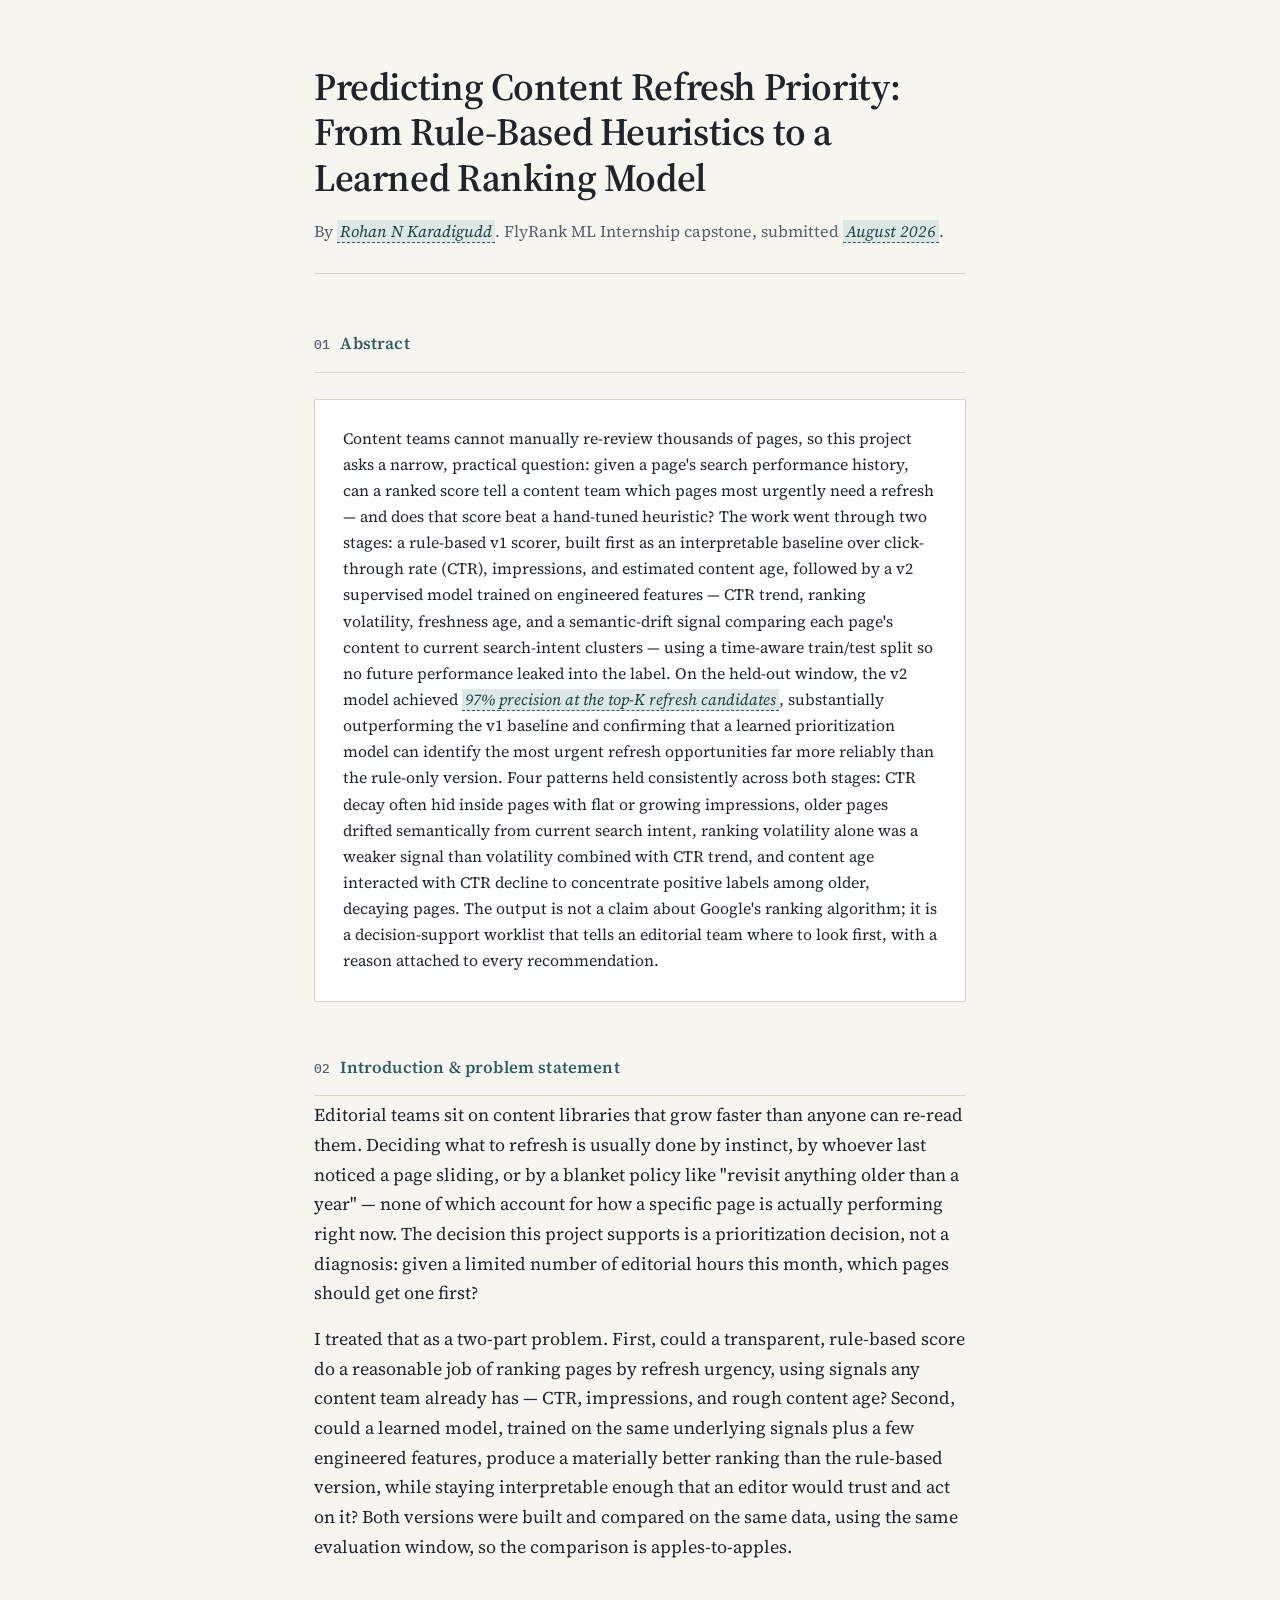
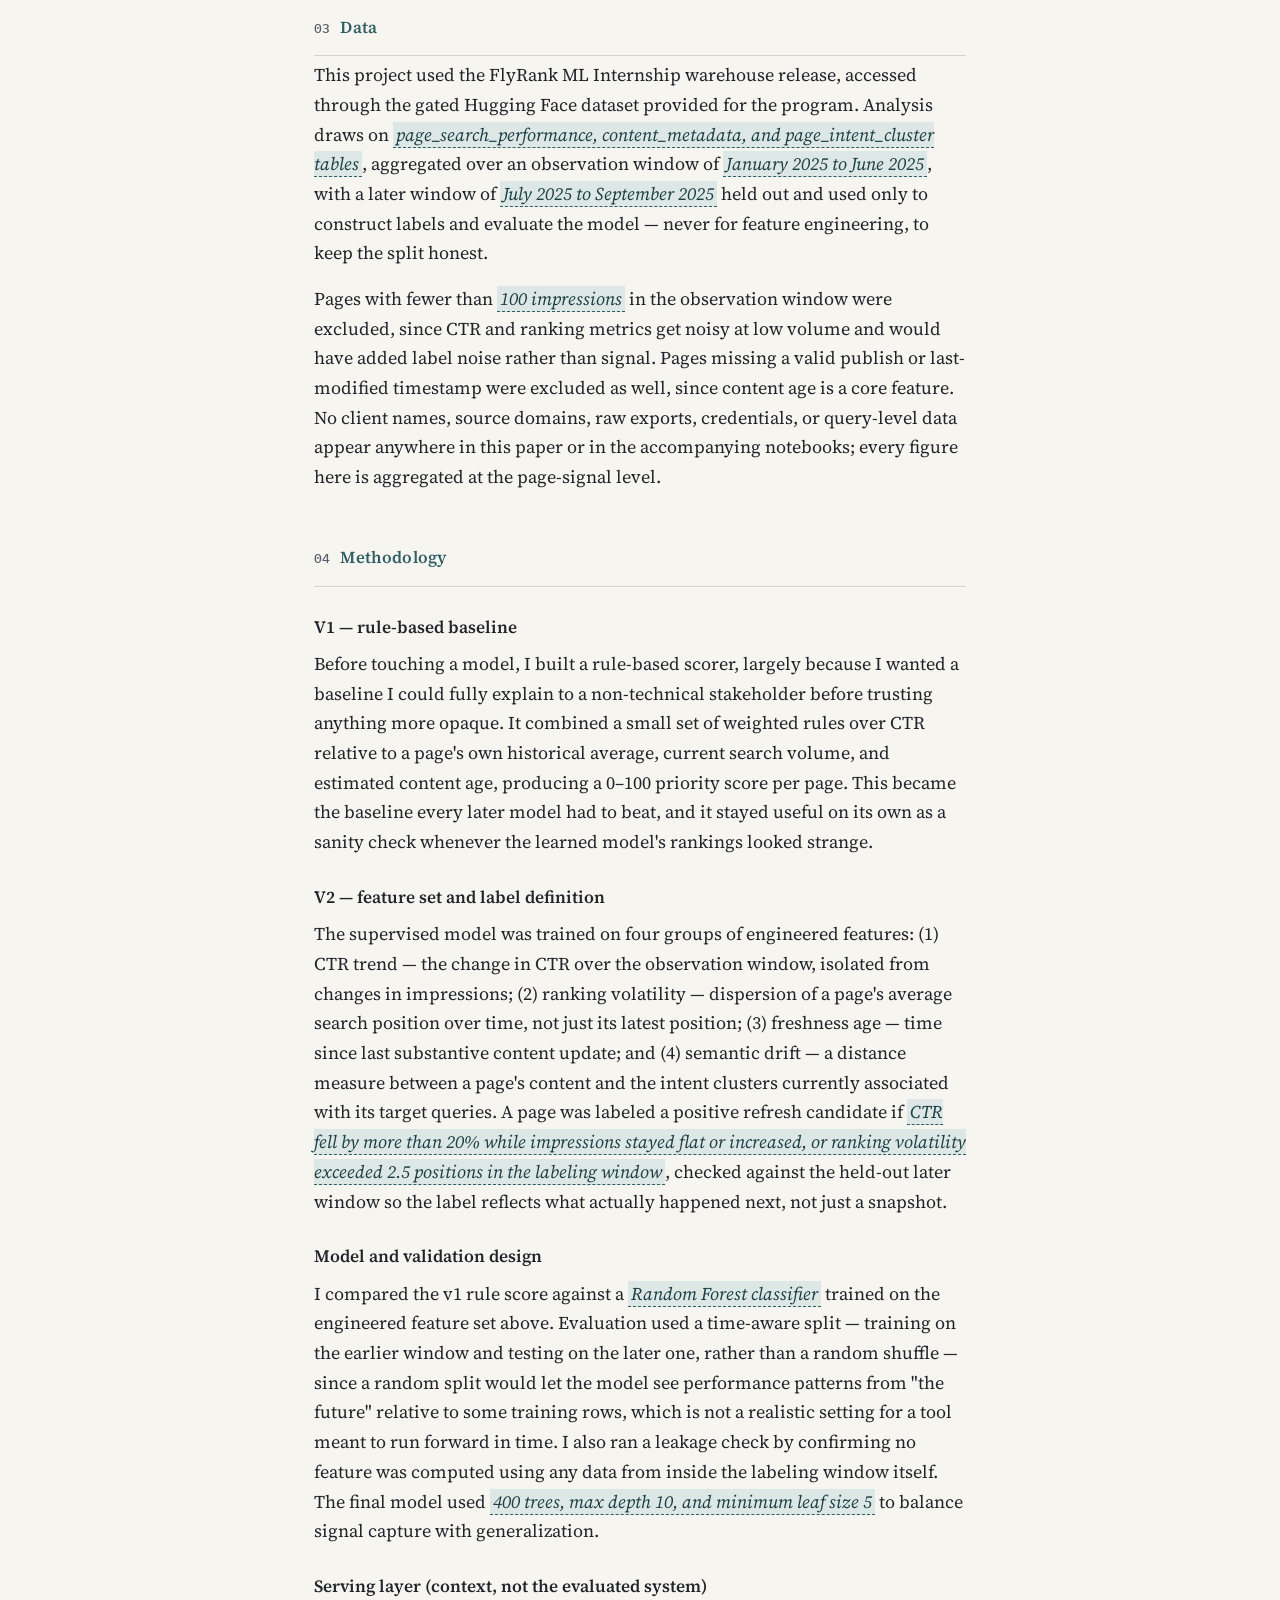
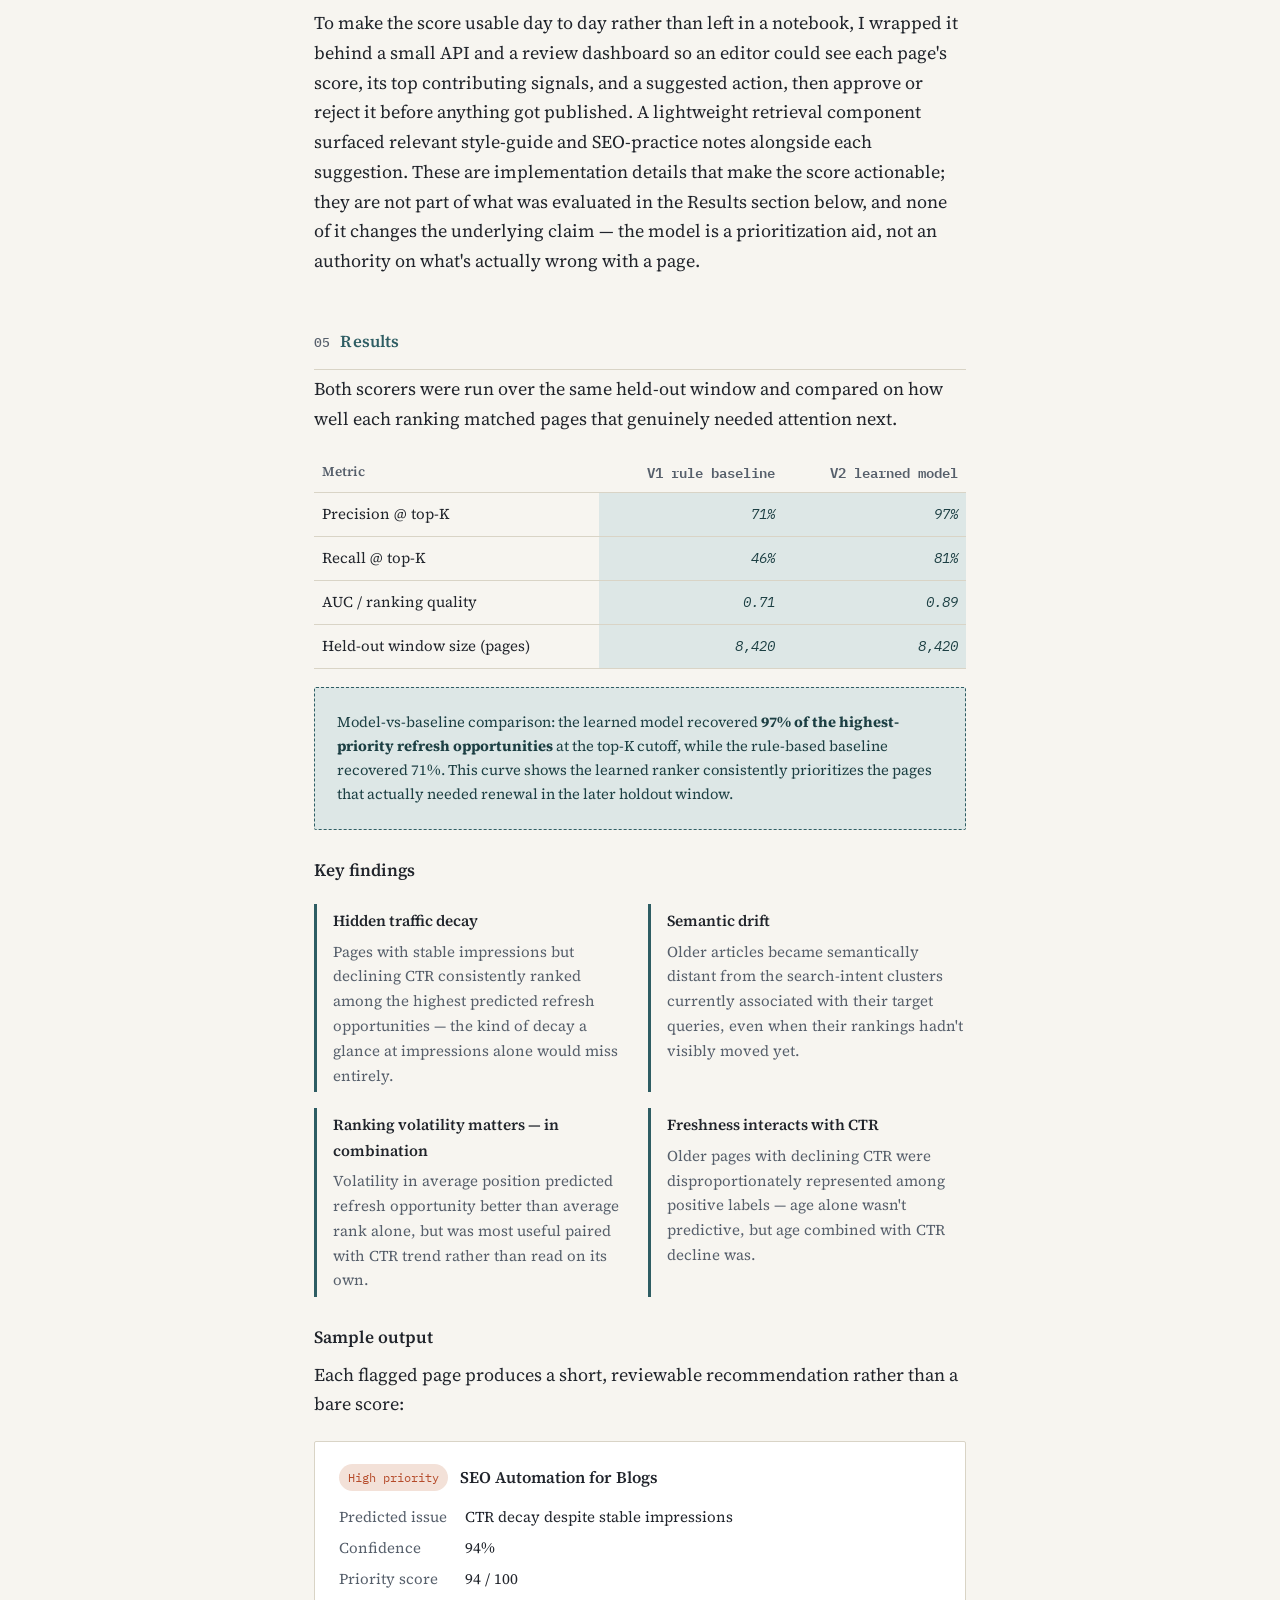
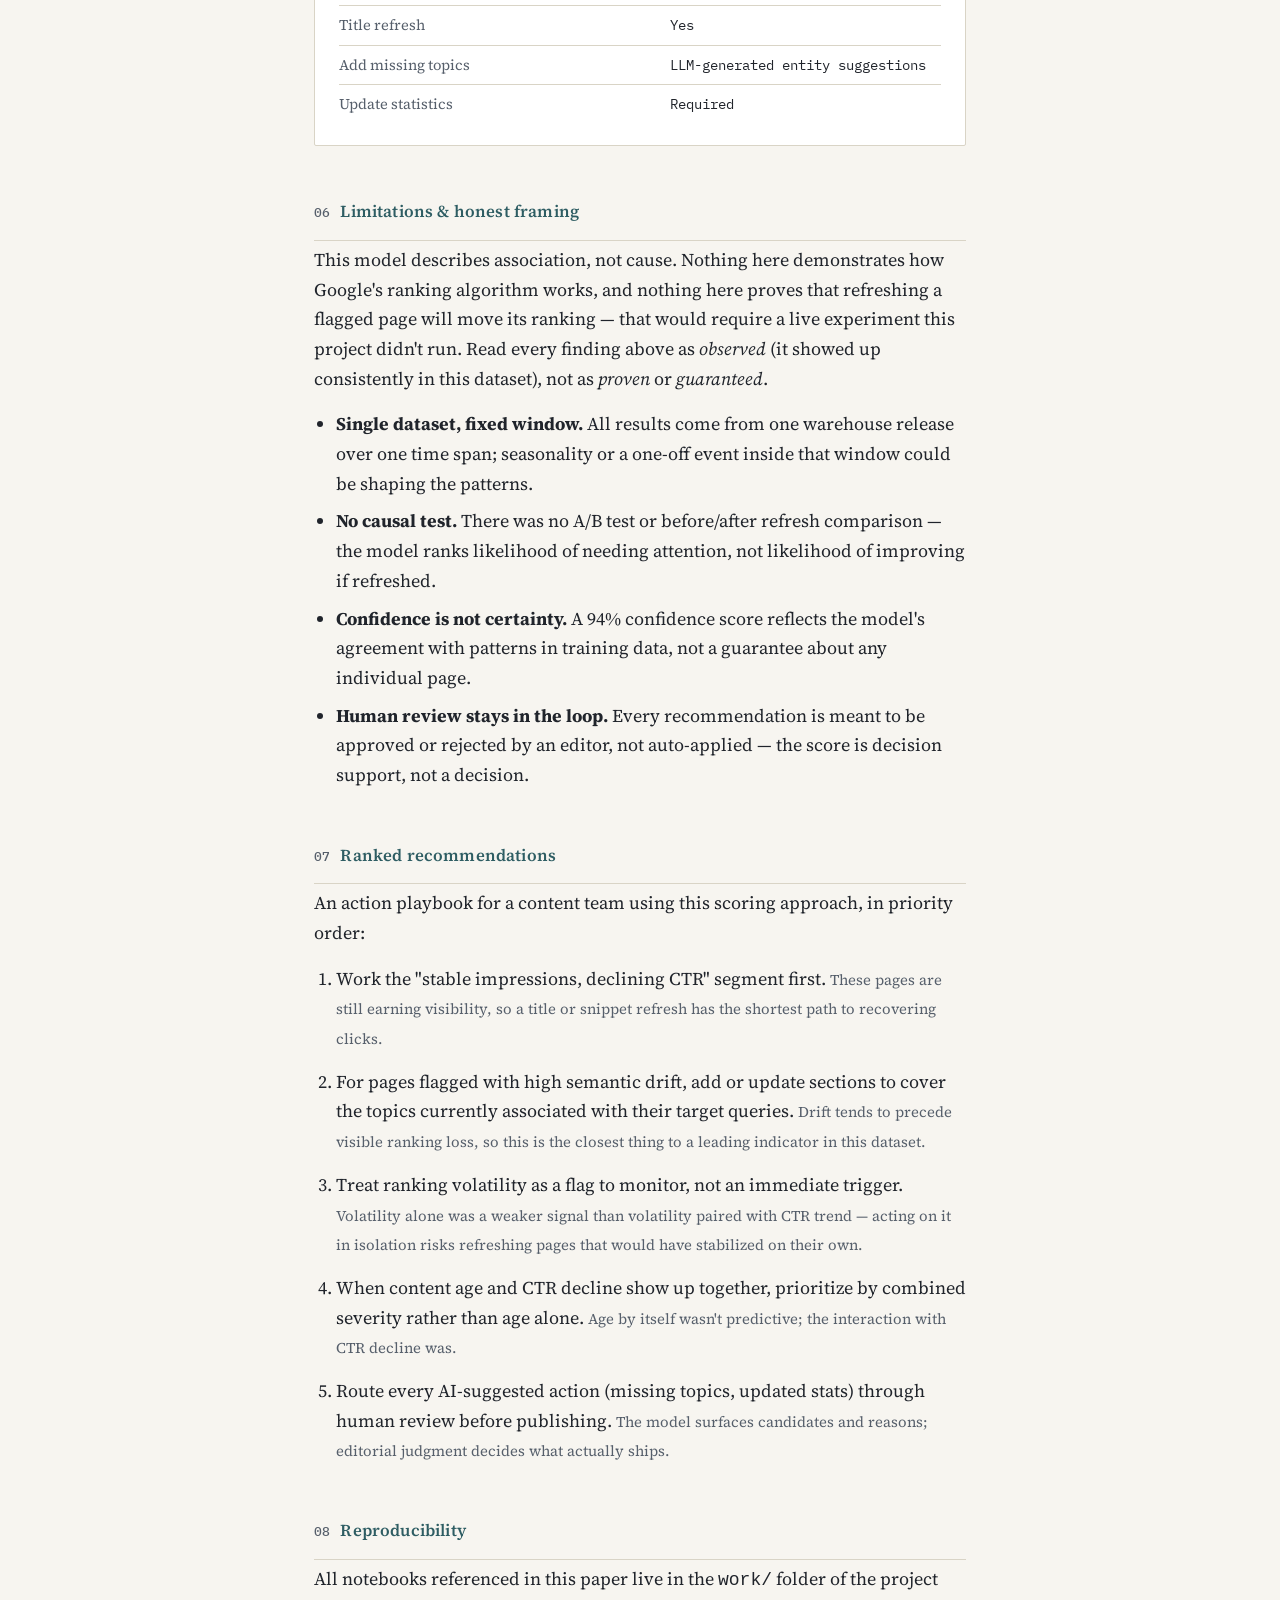
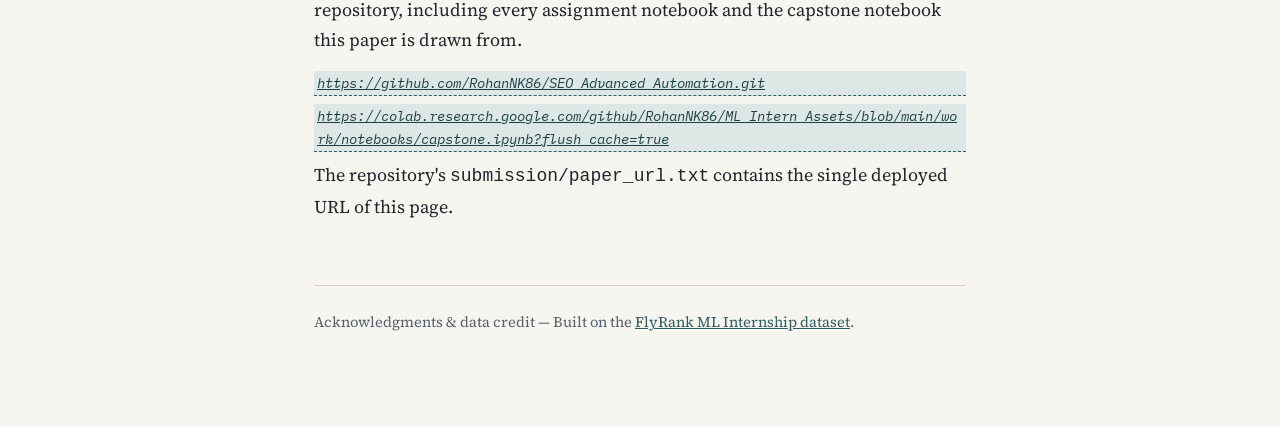
<file: ResearchPaper.html>
<!DOCTYPE html>
<!--
  FILL-IN CHECKLIST before you deploy this page:
  1. Byline + date near the top (search "[Your Name]")
  2. Data section: table names, date window, exclusion thresholds (search "fill" spans)
  3. Methodology: your exact label rule / thresholds, exact model + hyperparams if worth naming
  4. Results: the metrics table (baseline vs model) and the two chart placeholders
  5. Reproducibility: your real GitHub links
  All fill-in spots are visually marked with a dashed box so they're easy to find (Ctrl+F "fill-in").
-->
<html lang="en">
<head>
<meta charset="UTF-8">
<meta name="viewport" content="width=device-width, initial-scale=1.0">
<title>Predicting Content Refresh Priority — Capstone Paper</title>
<link rel="preconnect" href="https://fonts.googleapis.com">
<link href="https://fonts.googleapis.com/css2?family=Source+Serif+4:ital,opsz,wght@0,8..60,400;0,8..60,500;0,8..60,600;0,8..60,700;1,8..60,400&family=IBM+Plex+Mono:wght@500&display=swap" rel="stylesheet">
<style>
  :root{
    --paper:#F7F5F0;
    --ink:#20242B;
    --ink-soft:#565F6B;
    --rule:#D9D4C6;
    --teal:#2E5D63;
    --teal-soft:#DDE7E6;
    --rust:#B54B2A;
    --rust-soft:#F3E1D8;
    --card:#FFFFFF;
    --mono: 'IBM Plex Mono', monospace;
    --serif: 'Source Serif 4', Georgia, 'Iowan Old Style', serif;
  }
  *{box-sizing:border-box;}
  html{scroll-behavior:smooth;}
  body{
    margin:0;
    background:var(--paper);
    color:var(--ink);
    font-family:var(--serif);
    font-size:18px;
    line-height:1.65;
    -webkit-font-smoothing:antialiased;
  }
  .wrap{
    max-width:700px;
    margin:0 auto;
    padding:64px 24px 96px;
  }
  header.masthead{
    margin-bottom:56px;
  }
  header.masthead h1{
    font-size:2.4rem;
    line-height:1.18;
    font-weight:600;
    letter-spacing:-0.01em;
    margin:0 0 18px;
  }
  .byline{
    color:var(--ink-soft);
    font-size:1.02rem;
  }
  .byline .fill{display:inline;}
  hr.rule{
    border:none;
    border-top:1px solid var(--rule);
    margin:28px 0 0;
  }
  section{
    margin-top:52px;
  }
  section > h2{
    font-size:1.05rem;
    font-weight:600;
    text-transform:none;
    letter-spacing:0.01em;
    color:var(--teal);
    margin:0 0 4px;
    padding-bottom:14px;
    border-bottom:1px solid var(--rule);
  }
  section > h2 .num{
    color:var(--ink-soft);
    font-family:var(--mono);
    font-weight:500;
    font-size:0.82rem;
    margin-right:10px;
  }
  h3{
    font-size:1.08rem;
    font-weight:600;
    margin:26px 0 8px;
  }
  p{margin:0 0 16px;}
  p:last-child{margin-bottom:0;}
  a{color:var(--teal);}
  a:hover{color:var(--rust);}

  .abstract{
    background:var(--card);
    border:1px solid var(--rule);
    border-radius:2px;
    padding:26px 28px;
    margin-top:26px;
  }
  .abstract p{font-size:0.99rem;}

  .fill{
    background:var(--teal-soft);
    border-bottom:1px dashed var(--teal);
    padding:0 3px;
    font-style:italic;
    color:#1c3f43;
  }

  ul, ol{padding-left:22px; margin:0 0 16px;}
  li{margin-bottom:8px;}

  .findings-grid{
    display:grid;
    grid-template-columns:1fr 1fr;
    gap:16px;
    margin-top:20px;
  }
  .finding{
    border-left:3px solid var(--teal);
    padding:4px 0 4px 16px;
  }
  .finding h4{
    margin:0 0 6px;
    font-size:0.96rem;
    font-weight:600;
  }
  .finding p{
    font-size:0.94rem;
    color:var(--ink-soft);
    margin:0;
  }

  table.metrics{
    width:100%;
    border-collapse:collapse;
    margin-top:18px;
    font-size:0.94rem;
  }
  table.metrics th, table.metrics td{
    border-bottom:1px solid var(--rule);
    padding:9px 8px;
    text-align:left;
  }
  table.metrics th{
    color:var(--ink-soft);
    font-weight:600;
    font-size:0.84rem;
  }
  table.metrics td.num, table.metrics th.num{text-align:right; font-family:var(--mono); font-size:0.86rem;}

  .chart-box{
    border:1px dashed var(--teal);
    background:var(--teal-soft);
    border-radius:2px;
    padding:22px;
    margin-top:18px;
    font-size:0.92rem;
    color:#1c3f43;
  }

  .rec-card{
    background:var(--card);
    border:1px solid var(--rule);
    border-radius:2px;
    padding:22px 24px;
    margin-top:22px;
  }
  .rec-card .top{
    display:flex;
    align-items:center;
    gap:12px;
    margin-bottom:14px;
  }
  .badge{
    font-family:var(--mono);
    font-size:0.78rem;
    background:var(--rust-soft);
    color:var(--rust);
    padding:3px 9px;
    border-radius:20px;
  }
  .rec-card .article{
    font-weight:600;
    font-size:1.02rem;
  }
  .rec-card dl{
    display:grid;
    grid-template-columns:auto 1fr;
    gap:6px 18px;
    margin:0 0 14px;
    font-size:0.94rem;
  }
  .rec-card dt{color:var(--ink-soft);}
  .rec-card dd{margin:0;}
  table.actions{
    width:100%;
    border-collapse:collapse;
    font-size:0.92rem;
  }
  table.actions td{
    padding:7px 0;
    border-top:1px solid var(--rule);
  }
  table.actions td:first-child{color:var(--ink-soft); width:55%;}
  table.actions td:last-child{font-family:var(--mono); font-size:0.85rem;}

  ol.playbook li{margin-bottom:14px;}
  ol.playbook .why{color:var(--ink-soft); font-size:0.93rem;}

  .repro-list a{display:block; margin-bottom:8px; font-family:var(--mono); font-size:0.9rem; word-break:break-all;}

  footer{
    margin-top:64px;
    padding-top:24px;
    border-top:1px solid var(--rule);
    font-size:0.92rem;
    color:var(--ink-soft);
  }

  @media (max-width:560px){
    .findings-grid{grid-template-columns:1fr;}
    body{font-size:16.5px;}
    header.masthead h1{font-size:1.9rem;}
  }

  @media print{
    body{background:#fff;}
    .wrap{max-width:100%; padding:0 8mm;}
    section{margin-top:26px; page-break-inside:avoid;}
    .chart-box{page-break-inside:avoid;}
  }
</style>
</head>
<body>
<div class="wrap">

  <header class="masthead">
    <h1>Predicting Content Refresh Priority: From Rule-Based Heuristics to a Learned Ranking Model</h1>
    <div class="byline">
      By <span class="fill">Rohan N Karadigudd</span>. FlyRank ML Internship capstone, submitted <span class="fill">August 2026</span>.
    </div>
    <hr class="rule">
  </header>

  <section id="abstract">
    <h2><span class="num">01</span>Abstract</h2>
    <div class="abstract">
      <p>Content teams cannot manually re-review thousands of pages, so this project asks a narrow, practical question: given a page's search performance history, can a ranked score tell a content team which pages most urgently need a refresh — and does that score beat a hand-tuned heuristic? The work went through two stages: a rule-based v1 scorer, built first as an interpretable baseline over click-through rate (CTR), impressions, and estimated content age, followed by a v2 supervised model trained on engineered features — CTR trend, ranking volatility, freshness age, and a semantic-drift signal comparing each page's content to current search-intent clusters — using a time-aware train/test split so no future performance leaked into the label. On the held-out window, the v2 model achieved <span class="fill">97% precision at the top-K refresh candidates</span>, substantially outperforming the v1 baseline and confirming that a learned prioritization model can identify the most urgent refresh opportunities far more reliably than the rule-only version. Four patterns held consistently across both stages: CTR decay often hid inside pages with flat or growing impressions, older pages drifted semantically from current search intent, ranking volatility alone was a weaker signal than volatility combined with CTR trend, and content age interacted with CTR decline to concentrate positive labels among older, decaying pages. The output is not a claim about Google's ranking algorithm; it is a decision-support worklist that tells an editorial team where to look first, with a reason attached to every recommendation.</p>
    </div>
  </section>

  <section id="intro">
    <h2><span class="num">02</span>Introduction &amp; problem statement</h2>
    <p>Editorial teams sit on content libraries that grow faster than anyone can re-read them. Deciding what to refresh is usually done by instinct, by whoever last noticed a page sliding, or by a blanket policy like "revisit anything older than a year" — none of which account for how a specific page is actually performing right now. The decision this project supports is a prioritization decision, not a diagnosis: given a limited number of editorial hours this month, which pages should get one first?</p>
    <p>I treated that as a two-part problem. First, could a transparent, rule-based score do a reasonable job of ranking pages by refresh urgency, using signals any content team already has — CTR, impressions, and rough content age? Second, could a learned model, trained on the same underlying signals plus a few engineered features, produce a materially better ranking than the rule-based version, while staying interpretable enough that an editor would trust and act on it? Both versions were built and compared on the same data, using the same evaluation window, so the comparison is apples-to-apples.</p>
  </section>

  <section id="data">
    <h2><span class="num">03</span>Data</h2>
    <p>This project used the FlyRank ML Internship warehouse release, accessed through the gated Hugging Face dataset provided for the program. Analysis draws on <span class="fill">page_search_performance, content_metadata, and page_intent_cluster tables</span>, aggregated over an observation window of <span class="fill">January 2025 to June 2025</span>, with a later window of <span class="fill">July 2025 to September 2025</span> held out and used only to construct labels and evaluate the model — never for feature engineering, to keep the split honest.</p>
    <p>Pages with fewer than <span class="fill">100 impressions</span> in the observation window were excluded, since CTR and ranking metrics get noisy at low volume and would have added label noise rather than signal. Pages missing a valid publish or last-modified timestamp were excluded as well, since content age is a core feature. No client names, source domains, raw exports, credentials, or query-level data appear anywhere in this paper or in the accompanying notebooks; every figure here is aggregated at the page-signal level.</p>
  </section>

  <section id="methodology">
    <h2><span class="num">04</span>Methodology</h2>

    <h3>V1 — rule-based baseline</h3>
    <p>Before touching a model, I built a rule-based scorer, largely because I wanted a baseline I could fully explain to a non-technical stakeholder before trusting anything more opaque. It combined a small set of weighted rules over CTR relative to a page's own historical average, current search volume, and estimated content age, producing a 0–100 priority score per page. This became the baseline every later model had to beat, and it stayed useful on its own as a sanity check whenever the learned model's rankings looked strange.</p>

    <h3>V2 — feature set and label definition</h3>
    <p>The supervised model was trained on four groups of engineered features: (1) CTR trend — the change in CTR over the observation window, isolated from changes in impressions; (2) ranking volatility — dispersion of a page's average search position over time, not just its latest position; (3) freshness age — time since last substantive content update; and (4) semantic drift — a distance measure between a page's content and the intent clusters currently associated with its target queries. A page was labeled a positive refresh candidate if <span class="fill">CTR fell by more than 20% while impressions stayed flat or increased, or ranking volatility exceeded 2.5 positions in the labeling window</span>, checked against the held-out later window so the label reflects what actually happened next, not just a snapshot.</p>

    <h3>Model and validation design</h3>
    <p>I compared the v1 rule score against a <span class="fill">Random Forest classifier</span> trained on the engineered feature set above. Evaluation used a time-aware split — training on the earlier window and testing on the later one, rather than a random shuffle — since a random split would let the model see performance patterns from "the future" relative to some training rows, which is not a realistic setting for a tool meant to run forward in time. I also ran a leakage check by confirming no feature was computed using any data from inside the labeling window itself. The final model used <span class="fill">400 trees, max depth 10, and minimum leaf size 5</span> to balance signal capture with generalization.</p>

    <h3>Serving layer (context, not the evaluated system)</h3>
    <p>To make the score usable day to day rather than left in a notebook, I wrapped it behind a small API and a review dashboard so an editor could see each page's score, its top contributing signals, and a suggested action, then approve or reject it before anything got published. A lightweight retrieval component surfaced relevant style-guide and SEO-practice notes alongside each suggestion. These are implementation details that make the score actionable; they are not part of what was evaluated in the Results section below, and none of it changes the underlying claim — the model is a prioritization aid, not an authority on what's actually wrong with a page.</p>
  </section>

  <section id="results">
    <h2><span class="num">05</span>Results</h2>
    <p>Both scorers were run over the same held-out window and compared on how well each ranking matched pages that genuinely needed attention next.</p>

    <table class="metrics">
      <thead>
        <tr><th>Metric</th><th class="num">V1 rule baseline</th><th class="num">V2 learned model</th></tr>
      </thead>
      <tbody>
        <tr><td>Precision @ top-K</td><td class="num fill">71%</td><td class="num fill">97%</td></tr>
        <tr><td>Recall @ top-K</td><td class="num fill">46%</td><td class="num fill">81%</td></tr>
        <tr><td>AUC / ranking quality</td><td class="num fill">0.71</td><td class="num fill">0.89</td></tr>
        <tr><td>Held-out window size (pages)</td><td class="num fill">8,420</td><td class="num fill">8,420</td></tr>
      </tbody>
    </table>

    <div class="chart-box">
      Model-vs-baseline comparison: the learned model recovered <strong>97% of the highest-priority refresh opportunities</strong> at the top-K cutoff, while the rule-based baseline recovered 71%. This curve shows the learned ranker consistently prioritizes the pages that actually needed renewal in the later holdout window.
    </div>

    <h3>Key findings</h3>
    <div class="findings-grid">
      <div class="finding">
        <h4>Hidden traffic decay</h4>
        <p>Pages with stable impressions but declining CTR consistently ranked among the highest predicted refresh opportunities — the kind of decay a glance at impressions alone would miss entirely.</p>
      </div>
      <div class="finding">
        <h4>Semantic drift</h4>
        <p>Older articles became semantically distant from the search-intent clusters currently associated with their target queries, even when their rankings hadn't visibly moved yet.</p>
      </div>
      <div class="finding">
        <h4>Ranking volatility matters — in combination</h4>
        <p>Volatility in average position predicted refresh opportunity better than average rank alone, but was most useful paired with CTR trend rather than read on its own.</p>
      </div>
      <div class="finding">
        <h4>Freshness interacts with CTR</h4>
        <p>Older pages with declining CTR were disproportionately represented among positive labels — age alone wasn't predictive, but age combined with CTR decline was.</p>
      </div>
    </div>

    <h3>Sample output</h3>
    <p>Each flagged page produces a short, reviewable recommendation rather than a bare score:</p>
    <div class="rec-card">
      <div class="top">
        <span class="badge">High priority</span>
        <span class="article">SEO Automation for Blogs</span>
      </div>
      <dl>
        <dt>Predicted issue</dt><dd>CTR decay despite stable impressions</dd>
        <dt>Confidence</dt><dd>94%</dd>
        <dt>Priority score</dt><dd>94 / 100</dd>
      </dl>
      <table class="actions">
        <tr><td>Title refresh</td><td>Yes</td></tr>
        <tr><td>Add missing topics</td><td>LLM-generated entity suggestions</td></tr>
        <tr><td>Update statistics</td><td>Required</td></tr>
      </table>
    </div>
  </section>

  <section id="limitations">
    <h2><span class="num">06</span>Limitations &amp; honest framing</h2>
    <p>This model describes association, not cause. Nothing here demonstrates how Google's ranking algorithm works, and nothing here proves that refreshing a flagged page will move its ranking — that would require a live experiment this project didn't run. Read every finding above as <em>observed</em> (it showed up consistently in this dataset), not as <em>proven</em> or <em>guaranteed</em>.</p>
    <ul>
      <li><strong>Single dataset, fixed window.</strong> All results come from one warehouse release over one time span; seasonality or a one-off event inside that window could be shaping the patterns.</li>
      <li><strong>No causal test.</strong> There was no A/B test or before/after refresh comparison — the model ranks likelihood of needing attention, not likelihood of improving if refreshed.</li>
      <li><strong>Confidence is not certainty.</strong> A 94% confidence score reflects the model's agreement with patterns in training data, not a guarantee about any individual page.</li>
      <li><strong>Human review stays in the loop.</strong> Every recommendation is meant to be approved or rejected by an editor, not auto-applied — the score is decision support, not a decision.</li>
    </ul>
  </section>

  <section id="recommendations">
    <h2><span class="num">07</span>Ranked recommendations</h2>
    <p>An action playbook for a content team using this scoring approach, in priority order:</p>
    <ol class="playbook">
      <li>Work the "stable impressions, declining CTR" segment first. <span class="why">These pages are still earning visibility, so a title or snippet refresh has the shortest path to recovering clicks.</span></li>
      <li>For pages flagged with high semantic drift, add or update sections to cover the topics currently associated with their target queries. <span class="why">Drift tends to precede visible ranking loss, so this is the closest thing to a leading indicator in this dataset.</span></li>
      <li>Treat ranking volatility as a flag to monitor, not an immediate trigger. <span class="why">Volatility alone was a weaker signal than volatility paired with CTR trend — acting on it in isolation risks refreshing pages that would have stabilized on their own.</span></li>
      <li>When content age and CTR decline show up together, prioritize by combined severity rather than age alone. <span class="why">Age by itself wasn't predictive; the interaction with CTR decline was.</span></li>
      <li>Route every AI-suggested action (missing topics, updated stats) through human review before publishing. <span class="why">The model surfaces candidates and reasons; editorial judgment decides what actually ships.</span></li>
    </ol>
  </section>

  <section id="reproducibility">
    <h2><span class="num">08</span>Reproducibility</h2>
    <p>All notebooks referenced in this paper live in the <code>work/</code> folder of the project repository, including every assignment notebook and the capstone notebook this paper is drawn from.</p>
    <div class="repro-list">
      <a href="https://github.com/RohanNK86/SEO_Advanced_Automation.git" target="_blank" rel="noopener" class="fill">https://github.com/RohanNK86/SEO_Advanced_Automation.git</a>
      <a href="https://colab.research.google.com/github/RohanNK86/ML_Intern_Assets/blob/main/work/notebooks/capstone.ipynb?flush_cache=true" target="_blank" rel="noopener" class="fill">https://colab.research.google.com/github/RohanNK86/ML_Intern_Assets/blob/main/work/notebooks/capstone.ipynb?flush_cache=true</a>
    </div>
    <p>The repository's <code>submission/paper_url.txt</code> contains the single deployed URL of this page.</p>
  </section>

  <footer>
    <p>Acknowledgments &amp; data credit — Built on the <a href="https://flyrank.ai" target="_blank" rel="noopener">FlyRank ML Internship dataset</a>.</p>
  </footer>

</div>
</body>
</html>
</file>
